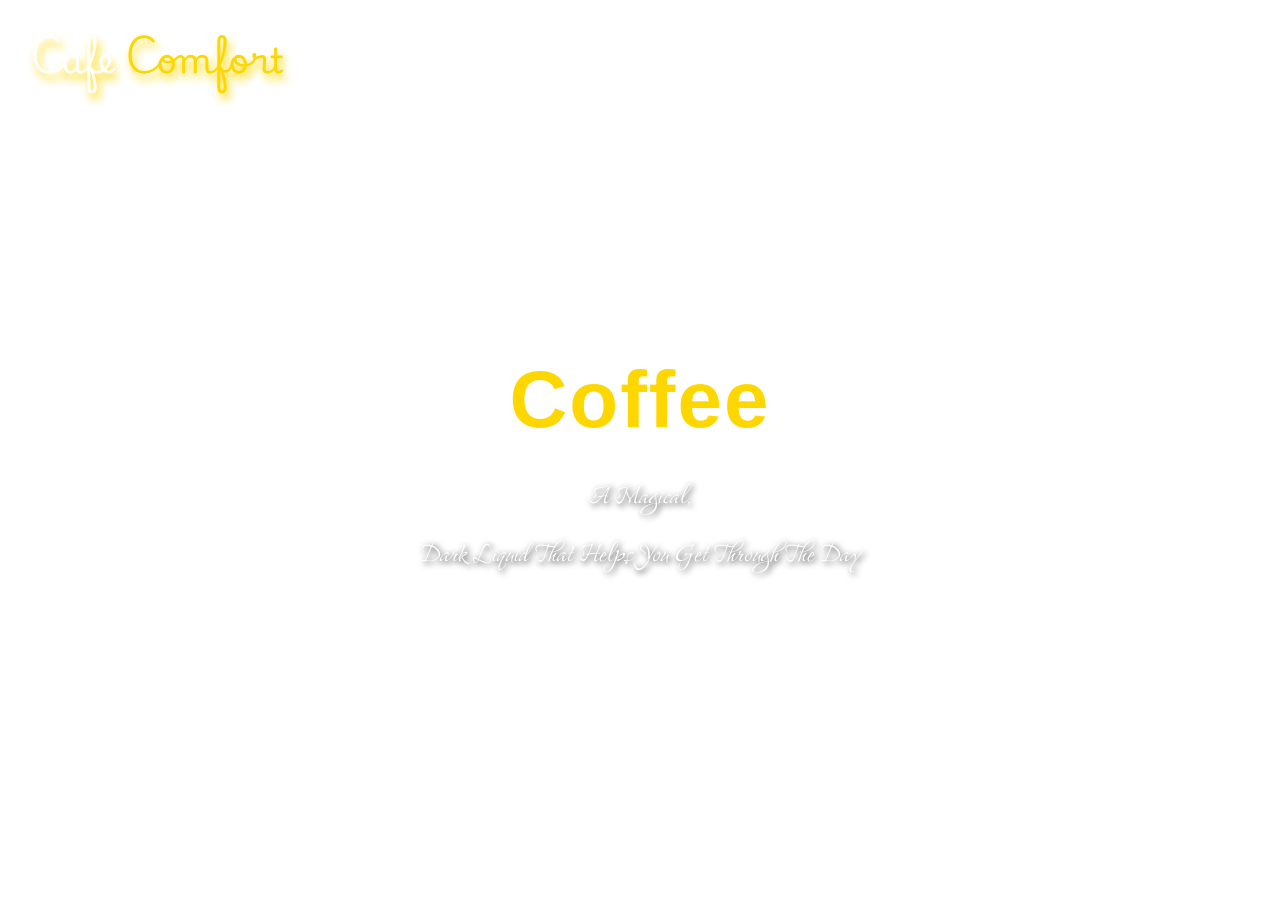
<file: index.html>
<!DOCTYPE html>
<html lang="en">

<head>
    <meta charset="UTF-8" />
    <meta name="viewport" content="width=device-width, initial-scale=1.0" />
    <title>Cafe Comfort</title>

    <style>
        @import url('https://fonts.googleapis.com/css2?family=Playwrite+AR:wght@100..400&family=Grey+Qo&display=swap');

        * {
            margin: 0;
            padding: 0;
            box-sizing: border-box;
        }

        body {
            background-image: url("https://wallpaperaccess.com/full/1076709.jpg");
            background-size: cover;
            background-position: center;
            background-repeat: no-repeat;
            min-height: 100vh;
            font-family: Arial, sans-serif;
            position: relative;
        }

        .navbar {
            display: flex;
            justify-content: space-between;
            align-items: center;
            padding: 20px 30px;
            position: relative;
            z-index: 2;
        }

        .nav-logo {
            font-family: "Playwrite AR", cursive;
            font-size: 35px;
            color: white;
            filter: drop-shadow(3px 6px 4px gold);
        }

        .navbar-right {
            display: flex;
            gap: 15px;
            align-items: center;
        }

        .navbar-right a {
            text-decoration: none;
        }

        .a-element {
            padding: 8px 14px;
            border-radius: 20px;
            font-family: system-ui, -apple-system, BlinkMacSystemFont, 'Segoe UI', Roboto, Oxygen, Ubuntu, Cantarell, 'Open Sans', 'Helvetica Neue', sans-serif;
            font-weight: bold;
            font-size: 15px;
            font-style: italic;
            color: white;
            transition: background-color 0.3s ease, transform 0.3s ease;
        }

        .a-element:hover {
            background-color: rgb(93, 11, 11);
            transform: scale(1.05);
        }

        /* CENTER TEXT EXACTLY IN MIDDLE */
        .nav-body {
            position: absolute;
            top: 52%;
            left: 50%;
            transform: translate(-50%, -50%);
            text-align: center;
            color: white;
            z-index: 2;
            width: 90%;
        }

        .heading {
            color: gold;
            font-size: clamp(55px, 8vw, 80px);
            letter-spacing: 2px;
            margin-bottom: 20px;
            font-weight: bold;
        }

        .tagline {
            font-size: clamp(22px, 3vw, 32px);
            font-family: "Grey Qo", cursive;
            font-weight: 400;
            line-height: 1.8;
            margin-top: 20px;
            text-shadow: 2px 2px 6px black;
        }

        /* Tablet */
        @media (max-width: 768px) {
            .navbar {
                flex-direction: column;
                gap: 15px;
                padding: 15px;
            }

            .navbar-right {
                flex-wrap: wrap;
                justify-content: center;
            }

            .nav-body {
                top: 50%;
            }

            .heading {
                font-size: clamp(42px, 7vw, 60px);
            }

            .tagline {
                font-size: clamp(18px, 3vw, 24px);
            }
        }

        /* Mobile */
        @media (max-width: 480px) {
            .nav-logo {
                font-size: 28px;
            }

            .a-element {
                font-size: 13px;
                padding: 6px 10px;
            }

            .nav-body {
                top: 50%;
                width: 95%;
            }

            .heading {
                font-size: 38px;
                margin-bottom: 12px;
            }

            .tagline {
                font-size: 18px;
                line-height: 1.6;
                margin-top: 10px;
            }
        }
    </style>
</head>

<body>
    <section class="navbar">
        <h1 class="nav-logo">Cafe <span style="color: gold;">Comfort</span></h1>

        <div class="navbar-right">
            <a class="a-element" href="index.html">HOME</a>
            <a class="a-element" href="about.html">ABOUT</a>
            <a class="a-element" href="cards.html">MENU</a>
            <a class="a-element" href="fotter.html">CONTACT US</a>
        </div>
    </section>

    <div class="nav-body">
        <h1 class="heading">Coffee</h1>
        <p class="tagline">
            A Magical, <br />
            Dark Liquid That Helps You Get Through The Day
        </p>
    </div>
</body>

</html>
</file>
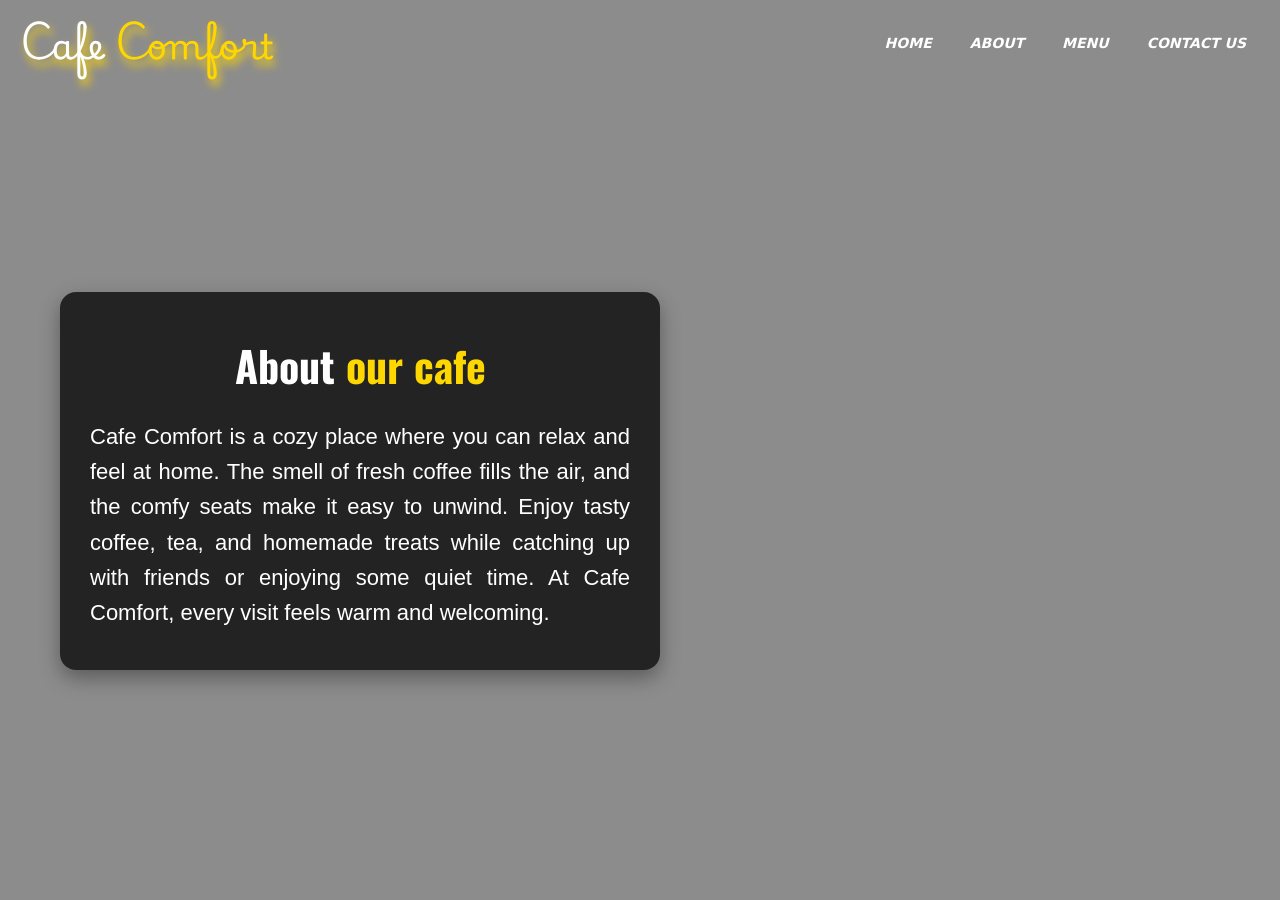
<file: about.html>
<!DOCTYPE html>
<html lang="en">

<head>
    <meta charset="UTF-8" />
    <meta name="viewport" content="width=device-width, initial-scale=1.0" />
    <title>About - Cafe Comfort</title>

    <style>
        @import url('https://fonts.googleapis.com/css2?family=Playwrite+AR:wght@100..400&family=Oswald:wght@200..700&display=swap');

        * {
            margin: 0;
            padding: 0;
            box-sizing: border-box;
        }

        body {
            background-image: url("http://wallsdesk.com/wp-content/uploads/2016/10/Coffee-HD-Background.jpg");
            background-size: cover;
            background-repeat: no-repeat;
            background-position: center;
            min-height: 100vh;
            line-height: 1.6;
            font-family: Arial, sans-serif;
            position: relative;
        }

        /* Optional dark overlay for readability */
        body::before {
            content: "";
            position: fixed;
            inset: 0;
            background: rgba(0, 0, 0, 0.45);
            z-index: -1;
        }

        .navbar {
            display: flex;
            justify-content: space-between;
            align-items: center;
            flex-wrap: wrap;
            padding: 15px 20px;
            gap: 15px;
        }

        .nav-logo {
            font-family: "Playwrite AR", cursive;
            font-size: clamp(28px, 5vw, 35px);
            color: white;
            filter: drop-shadow(3px 6px 4px gold);
        }

        .navbar-right {
            display: flex;
            flex-wrap: wrap;
            justify-content: center;
            align-items: center;
            gap: 10px;
        }

        .navbar-right a {
            text-decoration: none;
        }

        .a-element {
            padding: 8px 14px;
            border-radius: 20px;
            font-family: system-ui, -apple-system, BlinkMacSystemFont, 'Segoe UI', Roboto, Oxygen, Ubuntu, Cantarell, 'Open Sans', 'Helvetica Neue', sans-serif;
            font-weight: bold;
            font-size: 14px;
            font-style: italic;
            color: white;
            display: inline-block;
            transition: background-color 0.3s ease, transform 0.3s ease;
        }

        .a-element:hover {
            background-color: rgb(93, 11, 11);
            transform: scale(1.05);
        }

        .about-container {
            display: flex;
            justify-content: flex-start;
            align-items: center;
            min-height: calc(100vh - 90px);
            padding: 30px 20px 50px;
        }

        .left-about {
            width: 100%;
            max-width: 600px;
            background: rgba(0, 0, 0, 0.75);
            margin-left: 40px;
            border-radius: 16px;
            padding: 40px 30px;
            box-shadow: 0 8px 20px rgba(0, 0, 0, 0.35);
        }

        .heading {
            font-family: "Oswald", sans-serif;
            text-align: center;
            padding-bottom: 20px;
            color: white;
            font-size: clamp(28px, 5vw, 42px);
        }

        p {
            color: white;
            font-size: clamp(16px, 2.5vw, 22px);
            text-align: justify;
        }

        /* Tablet */
        @media (max-width: 768px) {
            .navbar {
                flex-direction: column;
                text-align: center;
            }

            .navbar-right {
                width: 100%;
            }

            .about-container {
                justify-content: center;
                padding: 20px 15px 40px;
            }

            .left-about {
                margin-left: 0;
                padding: 30px 22px;
            }
        }

        /* Mobile */
        @media (max-width: 480px) {
            .navbar {
                padding: 12px 15px;
            }

            .a-element {
                font-size: 13px;
                padding: 8px 12px;
            }

            .left-about {
                border-radius: 12px;
                padding: 25px 18px;
            }

            p {
                line-height: 1.8;
            }
        }
    </style>
</head>

<body>
    <section class="navbar">
        <h1 class="nav-logo">Cafe <span style="color: gold;">Comfort</span></h1>

        <div class="navbar-right">
            <a class="a-element" href="index.html">HOME</a>
            <a class="a-element" href="about.html">ABOUT</a>
            <a class="a-element" href="cards.html">MENU</a>
            <a class="a-element" href="fotter.html">CONTACT US</a>
        </div>
    </section>

    <div class="about-container">
        <div class="left-about">
            <h1 class="heading">About <span style="color: gold;">our cafe</span></h1>
            <p>
                Cafe Comfort is a cozy place where you can relax and feel at home.
                The smell of fresh coffee fills the air, and the comfy seats make it easy to unwind.
                Enjoy tasty coffee, tea, and homemade treats while catching up with friends or enjoying some quiet time.
                At Cafe Comfort, every visit feels warm and welcoming.
            </p>
        </div>
    </div>
</body>

</html>
</file>
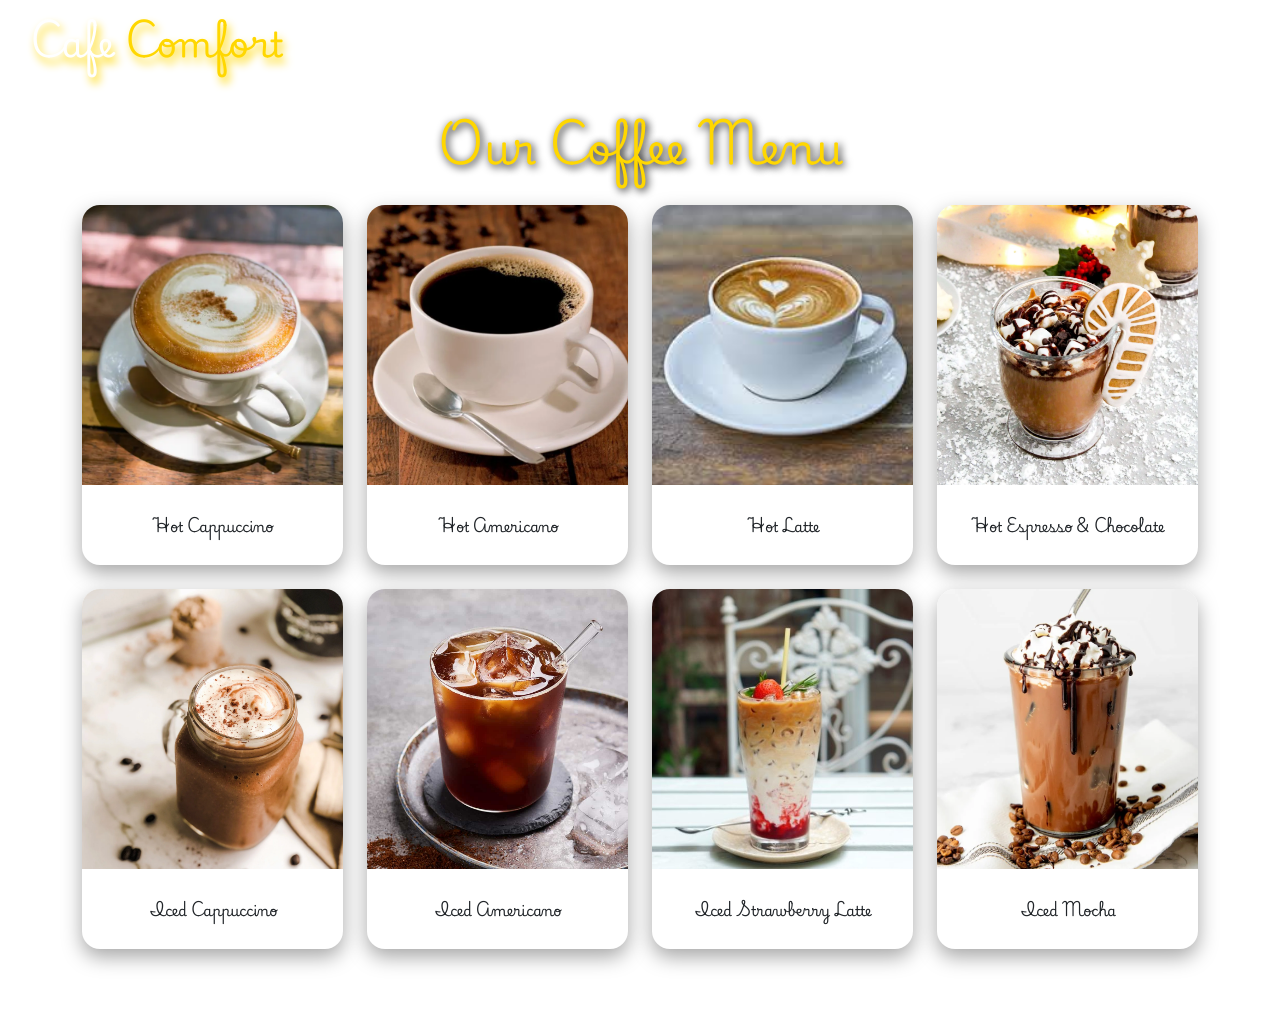
<file: cards.html>
<!doctype html>
<html lang="en">

<head>
    <meta charset="utf-8">
    <meta name="viewport" content="width=device-width, initial-scale=1">
    <title>Cafe Comfort Menu</title>

    <link href="https://cdn.jsdelivr.net/npm/bootstrap@5.3.3/dist/css/bootstrap.min.css" rel="stylesheet">
    <link rel="stylesheet" href="card-style.css">
</head>

<body>

    <section class="navbar-custom">
        <h1 class="nav-logo">Cafe <span style="color: gold;">Comfort</span></h1>

        <div class="navbar-right">
            <a class="a-element" href="index.html">HOME</a>
            <a class="a-element" href="about.html">ABOUT</a>
            <a class="a-element" href="cards.html">MENU</a>
            <a class="a-element" href="fotter.html">CONTACT US</a>
        </div>
    </section>

    <section class="menu-section">
        <div class="container">
            <h2 class="menu-heading text-center">Our Coffee Menu</h2>

            <div class="row g-4 justify-content-center">

                <!-- Card 1 -->
                <div class="col-12 col-sm-6 col-md-4 col-lg-3">
                    <div class="cafe-cards">
                        <div class="card h-100">
                            <img src="images/hot-cappuccino-img.webp" class="card-img-top cafe-card-img"
                                alt="Hot Cappuccino">
                            <div class="card-body text-center">
                                <p>Hot Cappuccino</p>
                            </div>
                        </div>
                    </div>
                </div>

                <!-- Card 2 -->
                <div class="col-12 col-sm-6 col-md-4 col-lg-3">
                    <div class="cafe-cards">
                        <div class="card h-100">
                            <img src="images/Americano-Hot-img.webp" class="card-img-top cafe-card-img"
                                alt="Hot Americano">
                            <div class="card-body text-center">
                                <p>Hot Americano</p>
                            </div>
                        </div>
                    </div>
                </div>

                <!-- Card 3 -->
                <div class="col-12 col-sm-6 col-md-4 col-lg-3">
                    <div class="cafe-cards">
                        <div class="card h-100">
                            <img src="images/hot latte-img.jpg" class="card-img-top cafe-card-img" alt="Hot Latte">
                            <div class="card-body text-center">
                                <p>Hot Latte</p>
                            </div>
                        </div>
                    </div>
                </div>

                <!-- Card 4 -->
                <div class="col-12 col-sm-6 col-md-4 col-lg-3">
                    <div class="cafe-cards">
                        <div class="card h-100">
                            <img src="images/espresso-hot-chocolate-img.webp" class="card-img-top cafe-card-img"
                                alt="Hot Espresso and Chocolate">
                            <div class="card-body text-center">
                                <p>Hot Espresso & Chocolate</p>
                            </div>
                        </div>
                    </div>
                </div>

                <!-- Card 5 -->
                <div class="col-12 col-sm-6 col-md-4 col-lg-3">
                    <div class="cafe-cards">
                        <div class="card h-100">
                            <img src="images/ice cappuccino-img.webp" class="card-img-top cafe-card-img"
                                alt="Iced Cappuccino">
                            <div class="card-body text-center">
                                <p>Iced Cappuccino</p>
                            </div>
                        </div>
                    </div>
                </div>

                <!-- Card 6 -->
                <div class="col-12 col-sm-6 col-md-4 col-lg-3">
                    <div class="cafe-cards">
                        <div class="card h-100">
                            <img src="images/lced americano-img.jpg" class="card-img-top cafe-card-img"
                                alt="Iced Americano">
                            <div class="card-body text-center">
                                <p>Iced Americano</p>
                            </div>
                        </div>
                    </div>
                </div>

                <!-- Card 7 -->
                <div class="col-12 col-sm-6 col-md-4 col-lg-3">
                    <div class="cafe-cards">
                        <div class="card h-100">
                            <img src="images/iced-strawberry-latte-img.jpg" class="card-img-top cafe-card-img"
                                alt="Iced Strawberry Latte">
                            <div class="card-body text-center">
                                <p>Iced Strawberry Latte</p>
                            </div>
                        </div>
                    </div>
                </div>

                <!-- Card 8 -->
                <div class="col-12 col-sm-6 col-md-4 col-lg-3">
                    <div class="cafe-cards">
                        <div class="card h-100">
                            <img src="images/iced mocha-img.webp" class="card-img-top cafe-card-img" alt="Iced Mocha">
                            <div class="card-body text-center">
                                <p>Iced Mocha</p>
                            </div>
                        </div>
                    </div>
                </div>

            </div>
        </div>
    </section>

    <script src="https://cdn.jsdelivr.net/npm/bootstrap@5.3.3/dist/js/bootstrap.bundle.min.js"></script>

</body>

</html>
</file>
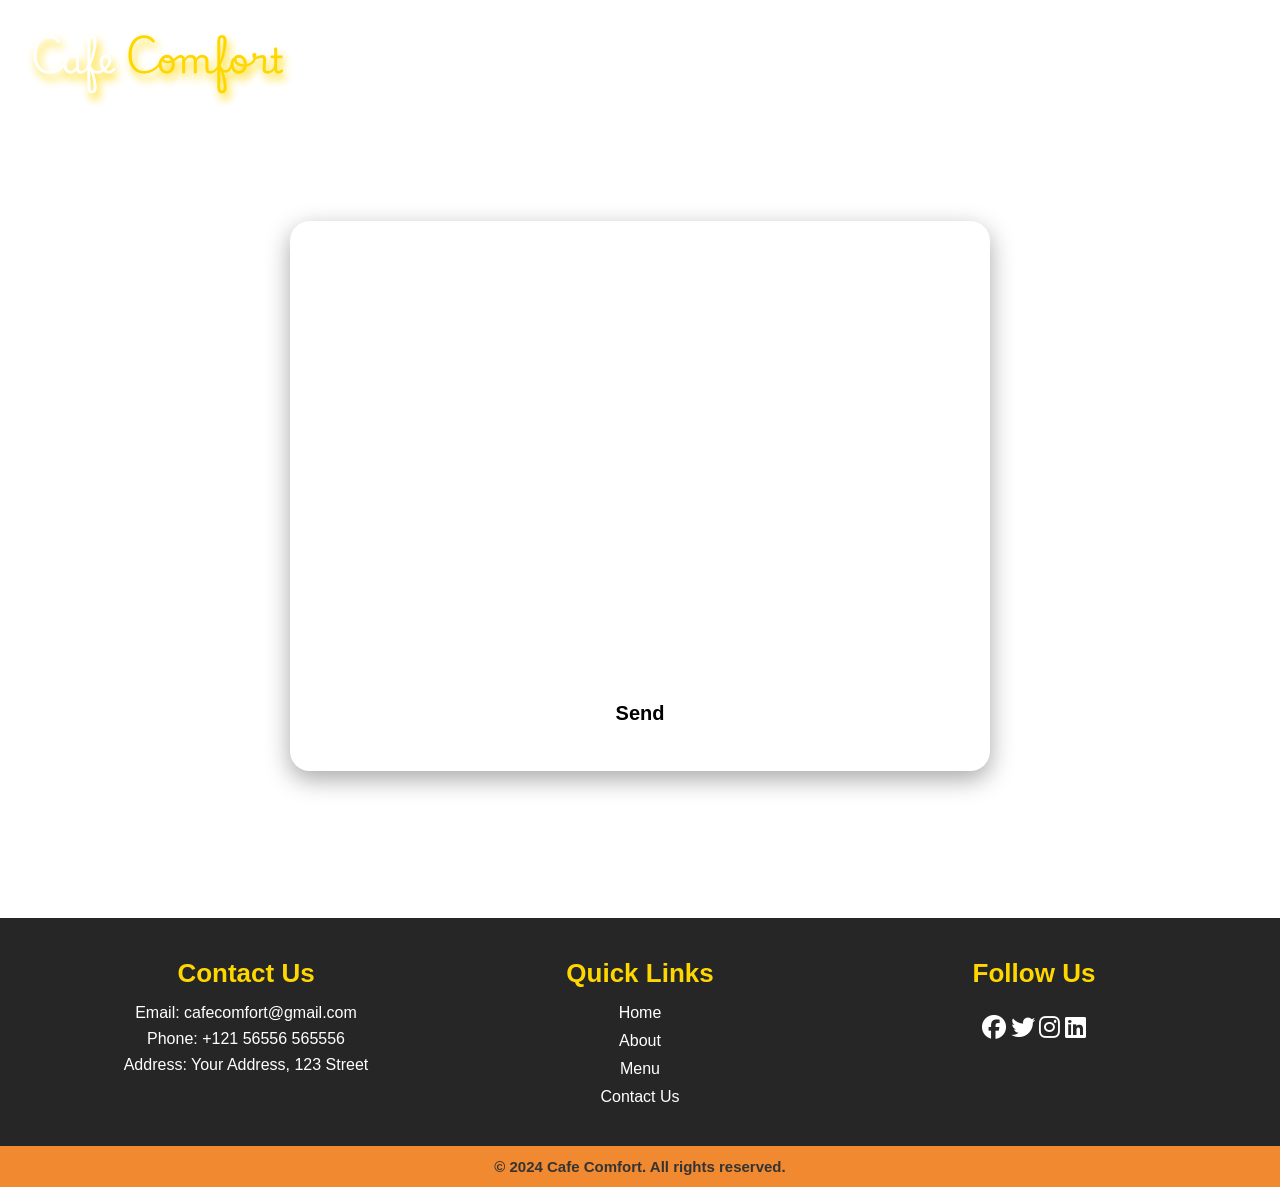
<file: fotter.html>
<!DOCTYPE html>
<html lang="en">

<head>
    <meta charset="UTF-8">
    <meta name="viewport" content="width=device-width, initial-scale=1.0">
    <title>Cafe Comfort - Contact Us</title>

    <!-- Font Awesome -->
    <link rel="stylesheet" href="https://cdnjs.cloudflare.com/ajax/libs/font-awesome/6.7.2/css/all.min.css"
        crossorigin="anonymous" referrerpolicy="no-referrer" />

    <style>
        @import url('https://fonts.googleapis.com/css2?family=Playwrite+AR:wght@100..400&display=swap');

        * {
            margin: 0;
            padding: 0;
            box-sizing: border-box;
        }

        body {
            background-image: url("https://images.pexels.com/photos/683039/pexels-photo-683039.jpeg?auto=compress&cs=tinysrgb&w=1260&h=750&dpr=1");
            background-size: cover;
            background-position: center;
            background-repeat: no-repeat;
            min-height: 100vh;
            font-family: Arial, Helvetica, sans-serif;
            color: white;
        }

        /* Navbar */
        .navbar-custom {
            display: flex;
            justify-content: space-between;
            align-items: center;
            flex-wrap: wrap;
            padding: 20px 30px;
            gap: 15px;
        }

        .nav-logo {
            font-family: "Playwrite AR", cursive;
            font-size: clamp(28px, 5vw, 35px);
            color: white;
            filter: drop-shadow(3px 6px 4px gold);
        }

        .navbar-right {
            display: flex;
            flex-wrap: wrap;
            justify-content: center;
            gap: 10px;
        }

        .navbar-right a {
            text-decoration: none;
        }

        .a-element {
            padding: 8px 14px;
            border-radius: 20px;
            margin: 5px;
            font-family: system-ui, -apple-system, BlinkMacSystemFont, 'Segoe UI', Roboto, Oxygen, Ubuntu, Cantarell, 'Open Sans', 'Helvetica Neue', sans-serif;
            font-weight: bold;
            font-size: 15px;
            font-style: italic;
            color: white;
            transition: background-color 0.3s ease, transform 0.3s ease;
        }

        .a-element:hover {
            background-color: rgb(93, 11, 11);
            transform: scale(1.05);
        }

        /* Contact Form Section */
        .contact-section {
            min-height: 85vh;
            display: flex;
            justify-content: center;
            align-items: center;
            padding: 30px 15px;
        }

        .contact-form {
            width: 100%;
            max-width: 700px;
            padding: 30px 25px;
            border-radius: 20px;
            background: rgba(255, 255, 255, 0.12);
            backdrop-filter: blur(20px);
            -webkit-backdrop-filter: blur(20px);
            display: flex;
            flex-wrap: wrap;
            justify-content: space-between;
            box-shadow: 0 8px 25px rgba(0, 0, 0, 0.35);
        }

        .contact-form h1 {
            width: 100%;
            text-align: center;
            margin-bottom: 25px;
            font-size: clamp(28px, 5vw, 38px);
            font-family: "Playwrite AR", cursive;
            color: white;
        }

        .contact-form input,
        .contact-form textarea {
            width: 48%;
            padding: 14px 12px;
            margin-bottom: 18px;
            border: none;
            outline: none;
            border-bottom: 2px solid white;
            background: transparent;
            color: white;
            font-size: 16px;
        }

        .contact-form input::placeholder,
        .contact-form textarea::placeholder {
            color: rgba(255, 255, 255, 0.9);
        }

        .contact-form h4 {
            width: 100%;
            margin: 10px 0;
            font-size: 18px;
            font-weight: 400;
            color: white;
        }

        .contact-form textarea {
            width: 100%;
            min-height: 120px;
            resize: none;
        }

        .contact-form #button {
            width: 200px;
            height: 55px;
            border: none;
            border-radius: 8px;
            background: white;
            color: black;
            font-size: 20px;
            font-weight: bold;
            cursor: pointer;
            margin: 20px auto 0;
            transition: 0.4s ease;
        }

        .contact-form #button:hover {
            background: black;
            color: white;
        }

        /* Footer */
        footer {
            background: rgba(0, 0, 0, 0.85);
            margin-top: 40px;
            padding-top: 40px;
        }

        .footer-container {
            width: 90%;
            max-width: 1200px;
            margin: auto;
            display: flex;
            justify-content: space-between;
            flex-wrap: wrap;
            gap: 30px;
        }

        .footer-content {
            flex: 1;
            min-width: 250px;
            text-align: center;
        }

        .footer-content h3 {
            font-size: 26px;
            margin-bottom: 15px;
            color: gold;
        }

        .footer-content p {
            margin: 8px 0;
            font-size: 16px;
        }

        .footer-content ul {
            list-style: none;
            padding: 0;
        }

        .footer-content ul li {
            margin: 10px 0;
        }

        .footer-content ul li a {
            color: white;
            text-decoration: none;
            transition: 0.3s;
        }

        .footer-content ul li a:hover {
            color: #f18930;
        }

        .social-icons {
            list-style: none;
            padding: 0;
        }

        .social-icons li {
            display: inline-block;
            margin: 0 8px;
        }

        .social-icons a {
            color: white;
            font-size: 24px;
            transition: 0.3s;
        }

        .social-icons a:hover {
            color: #f18930;
        }

        .bottom-bar {
            background: #f18930;
            text-align: center;
            padding: 12px 0;
            margin-top: 30px;
        }

        .bottom-bar p {
            color: #343434;
            margin: 0;
            font-size: 15px;
            font-weight: bold;
        }

        /* Tablet */
        @media (max-width: 768px) {
            .navbar-custom {
                flex-direction: column;
                text-align: center;
            }

            .navbar-right {
                width: 100%;
            }

            .contact-form input {
                width: 100%;
            }

            .footer-container {
                flex-direction: column;
                align-items: center;
            }
        }

        /* Mobile */
        @media (max-width: 480px) {
            .navbar-custom {
                padding: 15px;
            }

            .a-element {
                font-size: 13px;
                padding: 7px 10px;
            }

            .contact-form {
                padding: 20px 15px;
            }

            .contact-form h1 {
                font-size: 24px;
            }

            .contact-form #button {
                width: 100%;
            }
        }
    </style>
</head>

<body>

    <!-- Navbar -->
    <section class="navbar-custom">
        <h1 class="nav-logo">Cafe <span style="color: gold;">Comfort</span></h1>

        <div class="navbar-right">
            <a class="a-element" href="index.html">HOME</a>
            <a class="a-element" href="about.html">ABOUT</a>
            <a class="a-element" href="cards.html">MENU</a>
            <a class="a-element" href="fotter.html">CONTACT US</a>
        </div>
    </section>

    <!-- Contact Form -->
    <section class="contact-section">
        <form id="contactForm" class="contact-form" action="https://formspree.io/f/mjgpgeqg" method="POST">

            <input type="hidden" name="_subject" value="New Cafe Message">
            <input type="hidden" name="_captcha" value="false">

            <h1>Contact Us Form</h1>

            <input type="text" name="firstName" placeholder="First Name" required>
            <input type="text" name="lastName" placeholder="Last Name" required>

            <input type="email" name="email" placeholder="Email" required>
            <input type="text" name="mobile" placeholder="Mobile" required>

            <h4>Type Your Message Here...</h4>
            <textarea name="message" placeholder="Enter your message..." required></textarea>

            <input type="submit" value="Send" id="button">

        </form>
    </section>

    <!-- Footer -->
    <footer>
        <div class="footer-container">

            <div class="footer-content">
                <h3>Contact Us</h3>
                <p>Email: cafecomfort@gmail.com</p>
                <p>Phone: +121 56556 565556</p>
                <p>Address: Your Address, 123 Street</p>
            </div>

            <div class="footer-content">
                <h3>Quick Links</h3>
                <ul>
                    <li><a href="index.html">Home</a></li>
                    <li><a href="about.html">About</a></li>
                    <li><a href="cards.html">Menu</a></li>
                    <li><a href="footer.html">Contact Us</a></li>
                </ul>
            </div>

            <div class="footer-content">
                <h3>Follow Us</h3>
                <ul class="social-icons">
                    <li><a href="#"><i class="fab fa-facebook"></i></a></li>
                    <li><a href="#"><i class="fab fa-twitter"></i></a></li>
                    <li><a href="https://www.instagram.com/_dad_lover_7417/" target="_blank"><i
                                class="fab fa-instagram"></i></a></li>
                    <li><a href="https://www.linkedin.com/in/jyothi-bangaram-aravapalli-26210a245/" target="_blank"><i
                                class="fab fa-linkedin"></i></a></li>
                </ul>
            </div>

        </div>

        <div class="bottom-bar">
            <p>&copy; 2024 Cafe Comfort. All rights reserved.</p>
        </div>
    </footer>

    <script>
        document.getElementById("contactForm").addEventListener("submit", function () {
            setTimeout(() => this.reset(), 1000);
        });
    </script>

</body>

</html>
</file>
<file: card-style.css>
@import url('https://fonts.googleapis.com/css2?family=Playwrite+AR:wght@100..400&display=swap');

* {
    margin: 0;
    padding: 0;
    box-sizing: border-box;
}

body {
    background-image: url("https://wallpapercave.com/wp/pHUqeRn.jpg");
    background-size: cover;
    background-position: center;
    background-repeat: no-repeat;
    min-height: 100vh;
    font-family: Arial, sans-serif;
}

/* Navbar */
.navbar-custom {
    display: flex;
    justify-content: space-between;
    align-items: center;
    flex-wrap: wrap;
    padding: 20px 30px;
    gap: 15px;
}

.nav-logo {
    font-family: "Playwrite AR", cursive;
    font-size: clamp(28px, 5vw, 35px);
    color: white;
    filter: drop-shadow(3px 6px 4px gold);
}

.navbar-right {
    display: flex;
    flex-wrap: wrap;
    justify-content: center;
    gap: 10px;
}

.navbar-right a {
    text-decoration: none;
}

.a-element {
    padding: 8px 14px;
    border-radius: 20px;
    margin: 5px;
    font-family: system-ui, -apple-system, BlinkMacSystemFont, 'Segoe UI', Roboto, Oxygen, Ubuntu, Cantarell, 'Open Sans', 'Helvetica Neue', sans-serif;
    font-weight: bold;
    font-size: 15px;
    font-style: italic;
    color: white;
    transition: background-color 0.3s ease, transform 0.3s ease;
}

.a-element:hover {
    background-color: rgb(93, 11, 11);
    transform: scale(1.05);
}

/* Menu Section */
.menu-section {
    padding: 30px 20px 60px;
}

.menu-heading {
    font-family: "Playwrite AR", cursive;
    color: gold;
    margin-bottom: 35px;
    font-size: clamp(28px, 5vw, 42px);
    text-shadow: 2px 2px 8px black;
}

/* Cards */
.cafe-cards {
    transition: transform 0.5s ease;
}

.cafe-cards:hover {
    transform: translateY(-12px);
}

.card {
    border: none;
    border-radius: 18px;
    overflow: hidden;
    box-shadow: 0 8px 20px rgba(0, 0, 0, 0.35);
}

.cafe-card-img {
    height: 280px;
    object-fit: cover;
}

.card-body {
    font-family: "Playwrite AR", cursive;
    min-height: 80px;
    display: flex;
    justify-content: center;
    align-items: center;
    transition: background-color 0.4s ease, color 0.4s ease;
}

.card-body p {
    margin: 0;
    font-size: 14px;
}

.card:hover .card-body {
    background-color: black;
    color: aliceblue;
}

/* Tablet */
@media (max-width: 768px) {
    .navbar-custom {
        flex-direction: column;
        text-align: center;
    }

    .navbar-right {
        width: 100%;
    }

    .cafe-card-img {
        height: 240px;
    }
}

/* Mobile */
@media (max-width: 480px) {
    .navbar-custom {
        padding: 15px;
    }

    .a-element {
        font-size: 13px;
        padding: 7px 10px;
    }

    .cafe-card-img {
        height: 220px;
    }

    .card-body p {
        font-size: 13px;
    }
}
</file>
